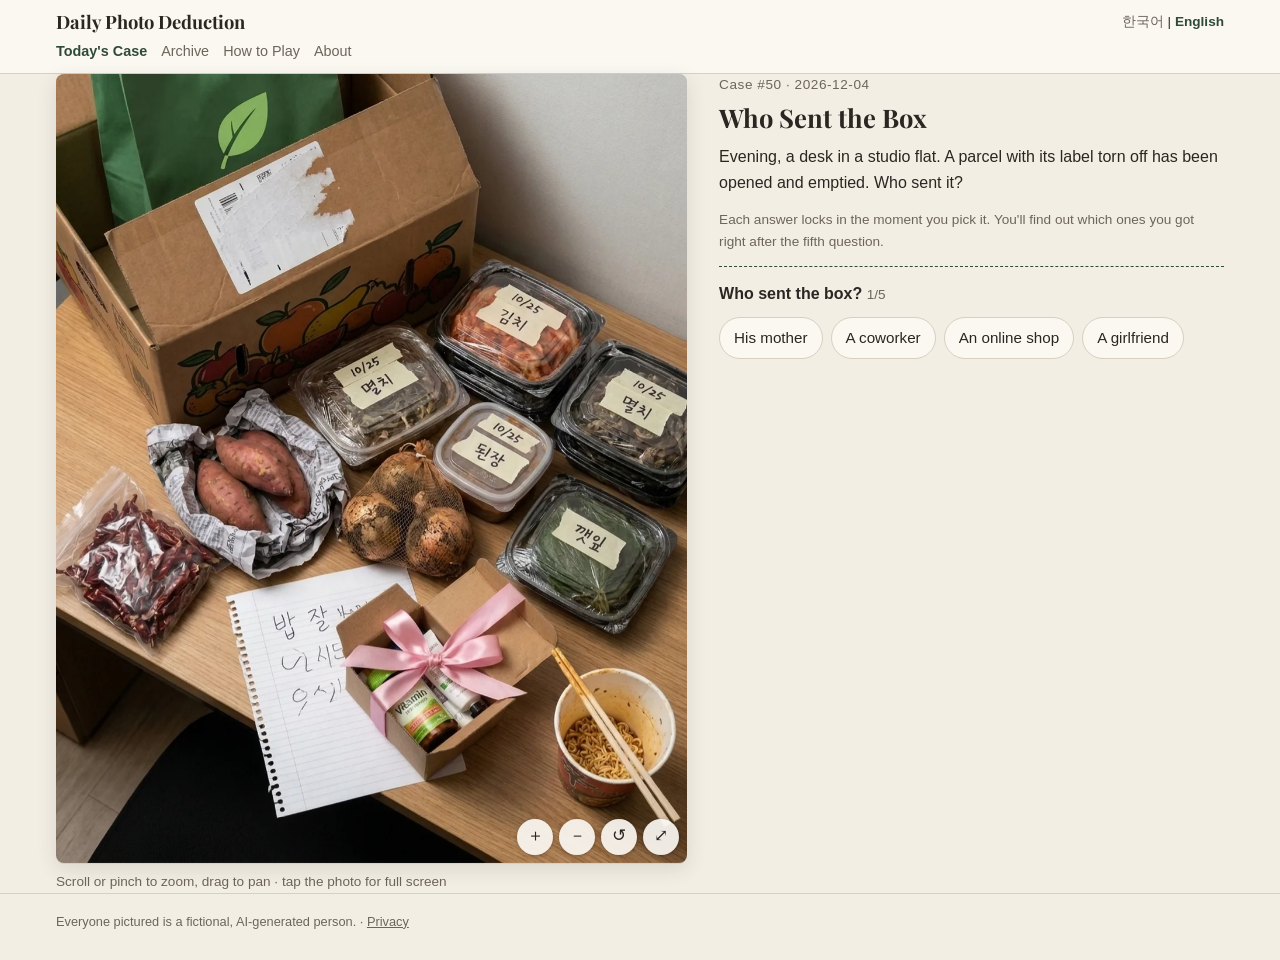
<file: index.html>
<!doctype html>
<html lang="en">
<head>
<meta charset="utf-8">
<meta name="viewport" content="width=device-width, initial-scale=1">
<title>Daily Photo Deduction · 오늘의 사진 추리</title>
<meta name="description" content="One photo a day. Work out who the person is from the clues in the photo. · 하루에 사진 한 장, 사진 속 인물을 추리하는 게임.">
<link rel="alternate" hreflang="ko" href="https://choi-kwan-u.github.io/Mystery-Game/ko/">
<link rel="alternate" hreflang="en" href="https://choi-kwan-u.github.io/Mystery-Game/en/">
<link rel="alternate" hreflang="x-default" href="https://choi-kwan-u.github.io/Mystery-Game/en/">
<script src="js/storage.js?v=202610232028"></script>
<script>
  // 직접 고른 언어 > 브라우저 언어
  var lang = Store.get().lang || ((navigator.language || '').toLowerCase().indexOf('ko') === 0 ? 'ko' : 'en');
  location.replace(lang + '/' + location.search);
</script>
</head>
<body style="font-family:sans-serif;background:#f3eee4;color:#2a2622;padding:16px">
<p><a href="ko/">오늘의 사진 추리 (한국어)</a> · <a href="en/">Daily Photo Deduction (English)</a></p>
</body>
</html>
</file>
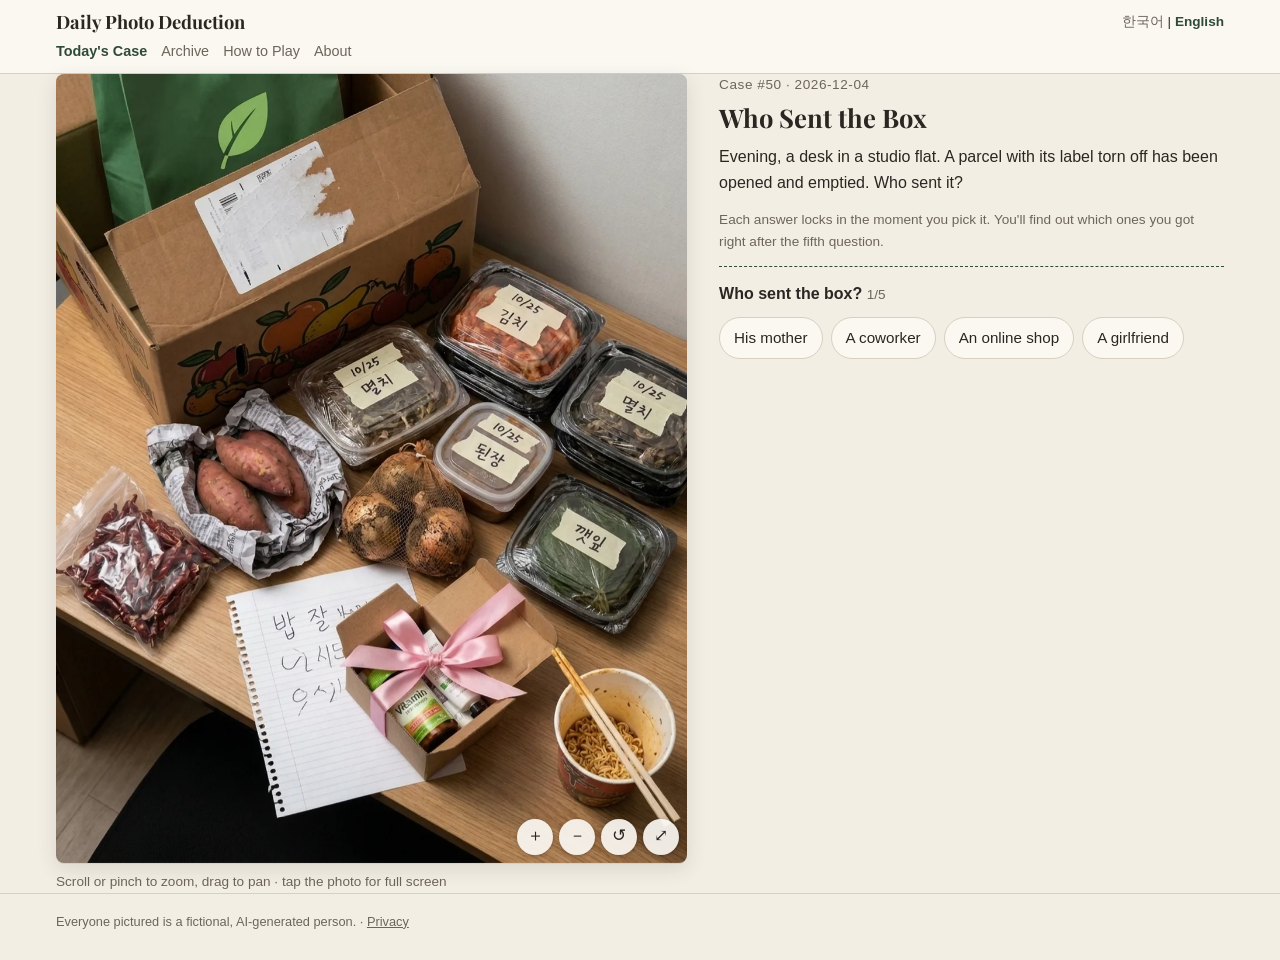
<file: en/index.html>
<!doctype html>
<html lang="en">
<head>
<meta charset="utf-8">
<meta name="viewport" content="width=device-width, initial-scale=1">
<title>Daily Photo Deduction — A Daily Mystery in One Photo</title>
<meta name="description" content="One photo a day. Read the clues and work out who the person is and what they've been up to. A new case every day.">
<link rel="canonical" href="https://choi-kwan-u.github.io/Mystery-Game/en/">
<link rel="alternate" hreflang="ko" href="https://choi-kwan-u.github.io/Mystery-Game/ko/">
<link rel="alternate" hreflang="en" href="https://choi-kwan-u.github.io/Mystery-Game/en/">
<link rel="alternate" hreflang="x-default" href="https://choi-kwan-u.github.io/Mystery-Game/en/">
<meta property="og:type" content="website">
<meta property="og:site_name" content="Daily Photo Deduction">
<meta property="og:title" content="Daily Photo Deduction — A Daily Mystery in One Photo">
<meta property="og:description" content="One photo a day. Read the clues and work out who the person is and what they've been up to. A new case every day.">
<meta property="og:url" content="https://choi-kwan-u.github.io/Mystery-Game/en/">
<meta property="og:locale" content="en_US">
<meta property="og:locale:alternate" content="ko_KR">
<meta name="twitter:card" content="summary">
<link rel="icon" href="data:image/svg+xml,%3Csvg xmlns='http://www.w3.org/2000/svg' viewBox='0 0 100 100'%3E%3Ctext y='.9em' font-size='90'%3E🔎%3C/text%3E%3C/svg%3E">
<link rel="preconnect" href="https://fonts.googleapis.com">
<link rel="preconnect" href="https://fonts.gstatic.com" crossorigin>
<link rel="stylesheet" href="https://fonts.googleapis.com/css2?family=Playfair+Display:wght@700&display=swap">
<link rel="stylesheet" href="../css/style.css?v=202610232028">
</head>
<body data-page="game">
<header class="site-head">
  <div class="wrap">
    <a class="brand" href="index.html" data-i18n="site.name"></a>
    <span class="lang"><a data-lang="ko" href="../ko/">한국어</a> | <a data-lang="en" href="../en/">English</a></span>
    <nav class="nav">
      <a href="index.html" data-i18n="nav.today" aria-current="page"></a>
      <a href="archive.html" data-i18n="nav.archive"></a>
      <a href="how.html" data-i18n="nav.how"></a>
      <a href="about.html" data-i18n="nav.about"></a>
    </nav>
  </div>
</header>
<main class="wrap">
  <div class="notice" id="notice" role="status" data-i18n="game.loading"></div>
  <div class="layout" id="play" hidden>
    <section class="photo-col">
      <div class="viewer" id="viewer">
        <div class="stage" id="stage"><img id="photo" width="1080" height="1350" alt="" draggable="false"><div class="marks" id="marks"></div></div>
        <div class="zoom-ctl">
          <button type="button" data-zoom="in" data-i18n-aria="viewer.zoomIn">＋</button>
          <button type="button" data-zoom="out" data-i18n-aria="viewer.zoomOut">－</button>
          <button type="button" data-zoom="reset" data-i18n-aria="viewer.reset">↺</button>
          <button type="button" data-zoom="full" data-i18n-aria="viewer.full">⤢</button>
        </div>
      </div>
      <p class="hint small" id="hint" data-i18n="viewer.hint"></p>
      <div class="bubble" id="bubble" role="status" hidden></div>
    </section>
    <section class="q-col">
      <p class="case-no" id="caseNo"></p>
      <h1 id="caseTitle"></h1>
      <p class="intro" id="caseIntro"></p>
      <blockquote class="statement" id="caseStatement" hidden></blockquote>
      <p class="small" id="lockNote" data-i18n="q.lockNote"></p>
      <div id="questions"></div>
      <section id="result" hidden></section>
    </section>
  </div>
</main>
<footer class="site-foot">
  <div class="wrap"><span data-i18n="footer.text"></span> · <a href="privacy.html" data-i18n="nav.privacy"></a></div>
</footer>
<script src="../js/storage.js?v=202610232028"></script>
<script src="../js/i18n.js?v=202610232028"></script>
<script src="../js/app.js?v=202610232028"></script>
</body>
</html>
</file>
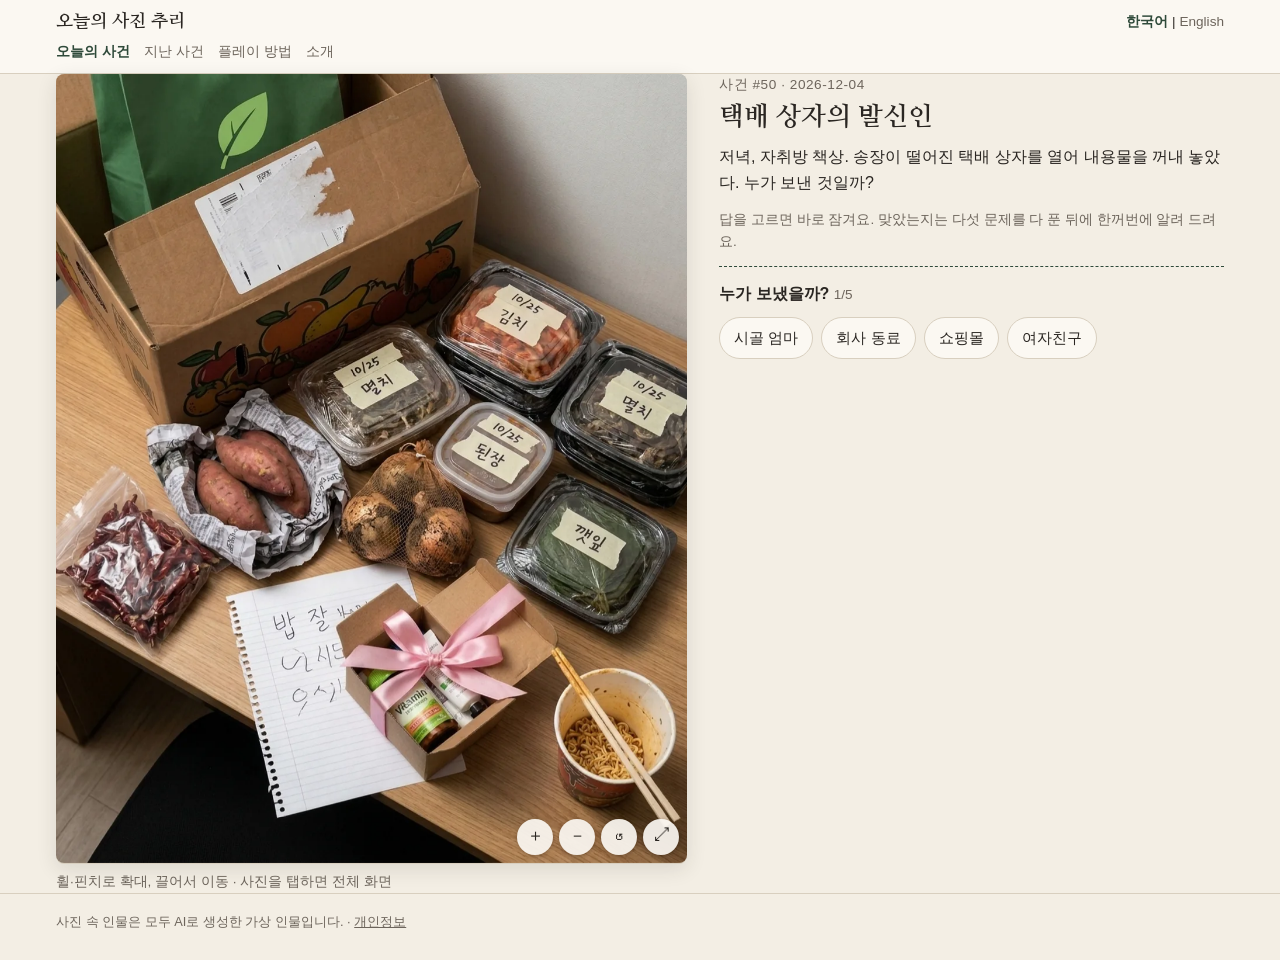
<file: ko/index.html>
<!doctype html>
<html lang="ko">
<head>
<meta charset="utf-8">
<meta name="viewport" content="width=device-width, initial-scale=1">
<title>오늘의 사진 추리 — 사진 한 장으로 푸는 매일의 추리 게임</title>
<meta name="description" content="하루에 사진 한 장. 사진 속 단서로 그 사람이 누구인지, 무엇을 하다 왔는지 추리해 보세요. 매일 새 사건이 공개됩니다.">
<link rel="canonical" href="https://choi-kwan-u.github.io/Mystery-Game/ko/">
<link rel="alternate" hreflang="ko" href="https://choi-kwan-u.github.io/Mystery-Game/ko/">
<link rel="alternate" hreflang="en" href="https://choi-kwan-u.github.io/Mystery-Game/en/">
<link rel="alternate" hreflang="x-default" href="https://choi-kwan-u.github.io/Mystery-Game/en/">
<meta property="og:type" content="website">
<meta property="og:site_name" content="오늘의 사진 추리">
<meta property="og:title" content="오늘의 사진 추리 — 사진 한 장으로 푸는 매일의 추리 게임">
<meta property="og:description" content="하루에 사진 한 장. 사진 속 단서로 그 사람이 누구인지, 무엇을 하다 왔는지 추리해 보세요. 매일 새 사건이 공개됩니다.">
<meta property="og:url" content="https://choi-kwan-u.github.io/Mystery-Game/ko/">
<meta property="og:locale" content="ko_KR">
<meta property="og:locale:alternate" content="en_US">
<meta name="twitter:card" content="summary">
<link rel="icon" href="data:image/svg+xml,%3Csvg xmlns='http://www.w3.org/2000/svg' viewBox='0 0 100 100'%3E%3Ctext y='.9em' font-size='90'%3E🔎%3C/text%3E%3C/svg%3E">
<link rel="preconnect" href="https://fonts.googleapis.com">
<link rel="preconnect" href="https://fonts.gstatic.com" crossorigin>
<link rel="stylesheet" href="https://fonts.googleapis.com/css2?family=Nanum+Myeongjo:wght@700&display=swap">
<link rel="stylesheet" href="../css/style.css?v=202610232028">
</head>
<body data-page="game">
<header class="site-head">
  <div class="wrap">
    <a class="brand" href="index.html" data-i18n="site.name"></a>
    <span class="lang"><a data-lang="ko" href="../ko/">한국어</a> | <a data-lang="en" href="../en/">English</a></span>
    <nav class="nav">
      <a href="index.html" data-i18n="nav.today" aria-current="page"></a>
      <a href="archive.html" data-i18n="nav.archive"></a>
      <a href="how.html" data-i18n="nav.how"></a>
      <a href="about.html" data-i18n="nav.about"></a>
    </nav>
  </div>
</header>
<main class="wrap">
  <div class="notice" id="notice" role="status" data-i18n="game.loading"></div>
  <div class="layout" id="play" hidden>
    <section class="photo-col">
      <div class="viewer" id="viewer">
        <div class="stage" id="stage"><img id="photo" width="1080" height="1350" alt="" draggable="false"><div class="marks" id="marks"></div></div>
        <div class="zoom-ctl">
          <button type="button" data-zoom="in" data-i18n-aria="viewer.zoomIn">＋</button>
          <button type="button" data-zoom="out" data-i18n-aria="viewer.zoomOut">－</button>
          <button type="button" data-zoom="reset" data-i18n-aria="viewer.reset">↺</button>
          <button type="button" data-zoom="full" data-i18n-aria="viewer.full">⤢</button>
        </div>
      </div>
      <p class="hint small" id="hint" data-i18n="viewer.hint"></p>
      <div class="bubble" id="bubble" role="status" hidden></div>
    </section>
    <section class="q-col">
      <p class="case-no" id="caseNo"></p>
      <h1 id="caseTitle"></h1>
      <p class="intro" id="caseIntro"></p>
      <blockquote class="statement" id="caseStatement" hidden></blockquote>
      <p class="small" id="lockNote" data-i18n="q.lockNote"></p>
      <div id="questions"></div>
      <section id="result" hidden></section>
    </section>
  </div>
</main>
<footer class="site-foot">
  <div class="wrap"><span data-i18n="footer.text"></span> · <a href="privacy.html" data-i18n="nav.privacy"></a></div>
</footer>
<script src="../js/storage.js?v=202610232028"></script>
<script src="../js/i18n.js?v=202610232028"></script>
<script src="../js/app.js?v=202610232028"></script>
</body>
</html>
</file>
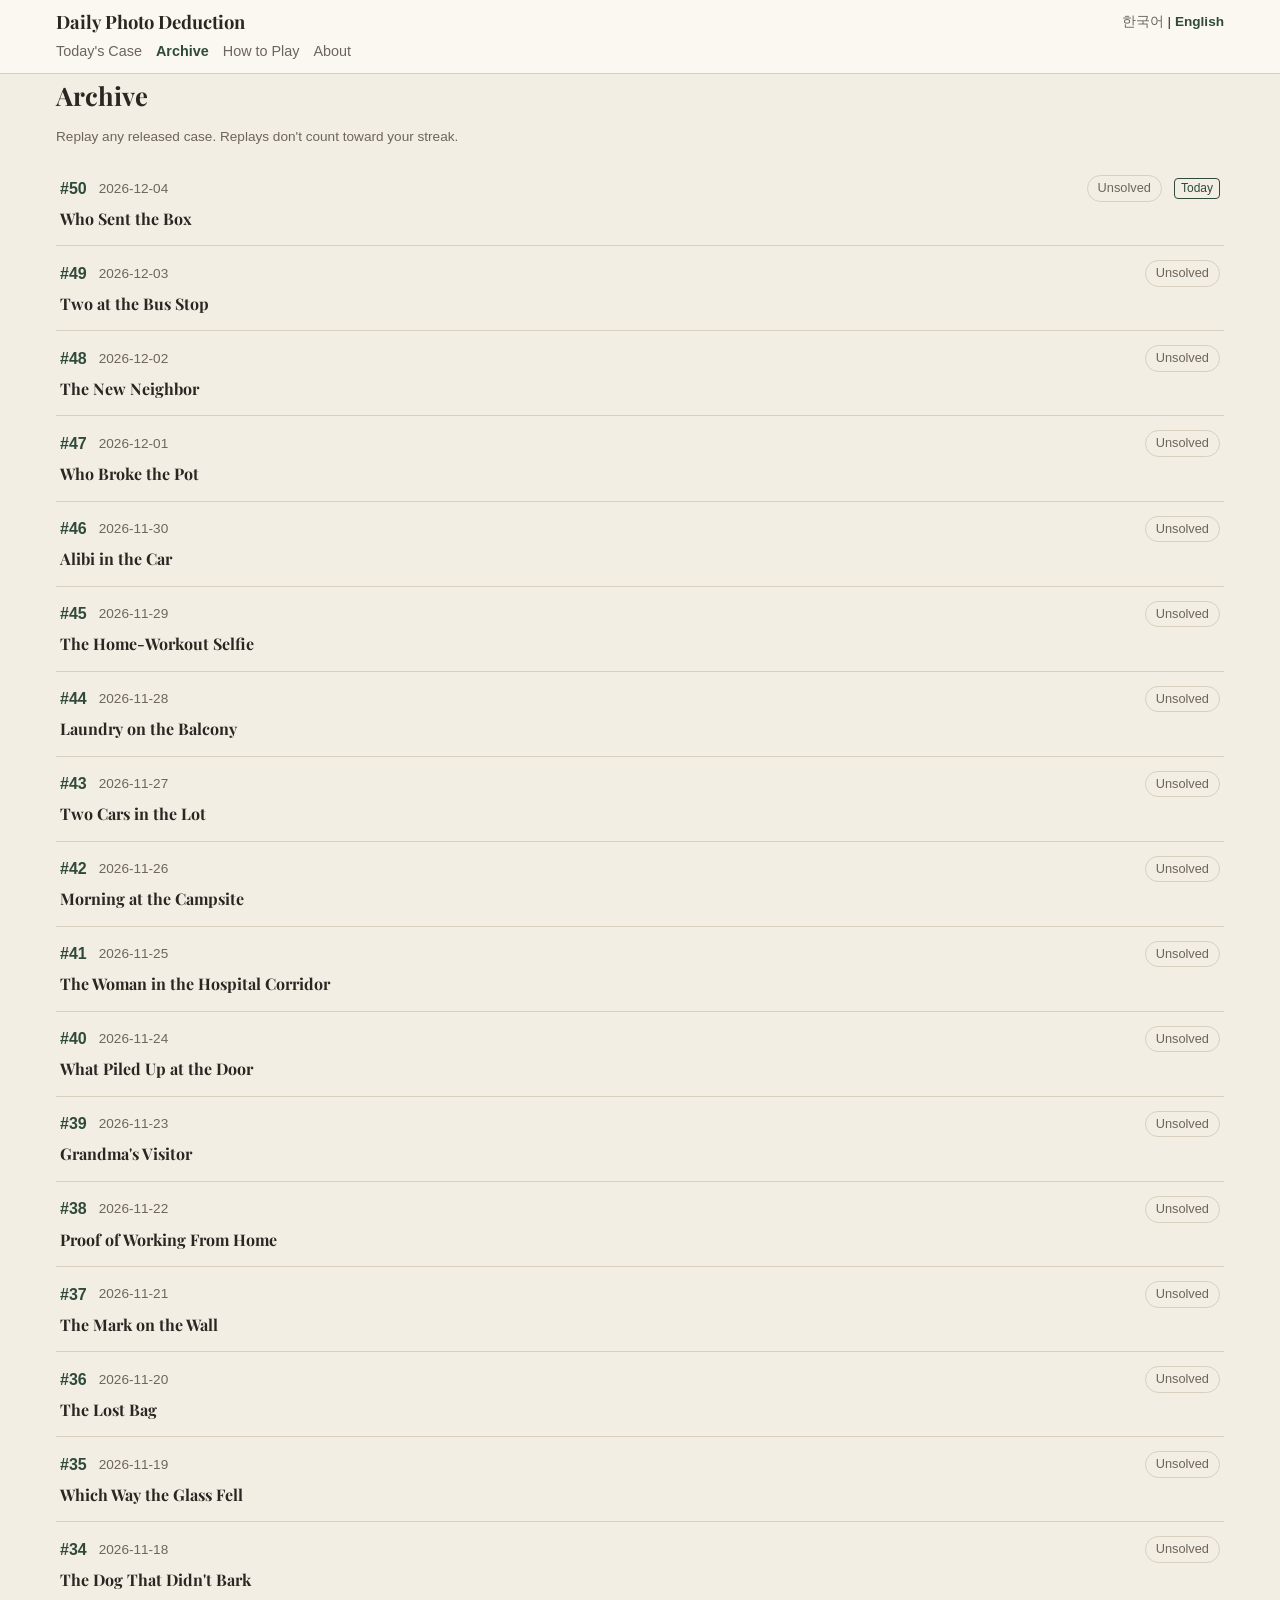
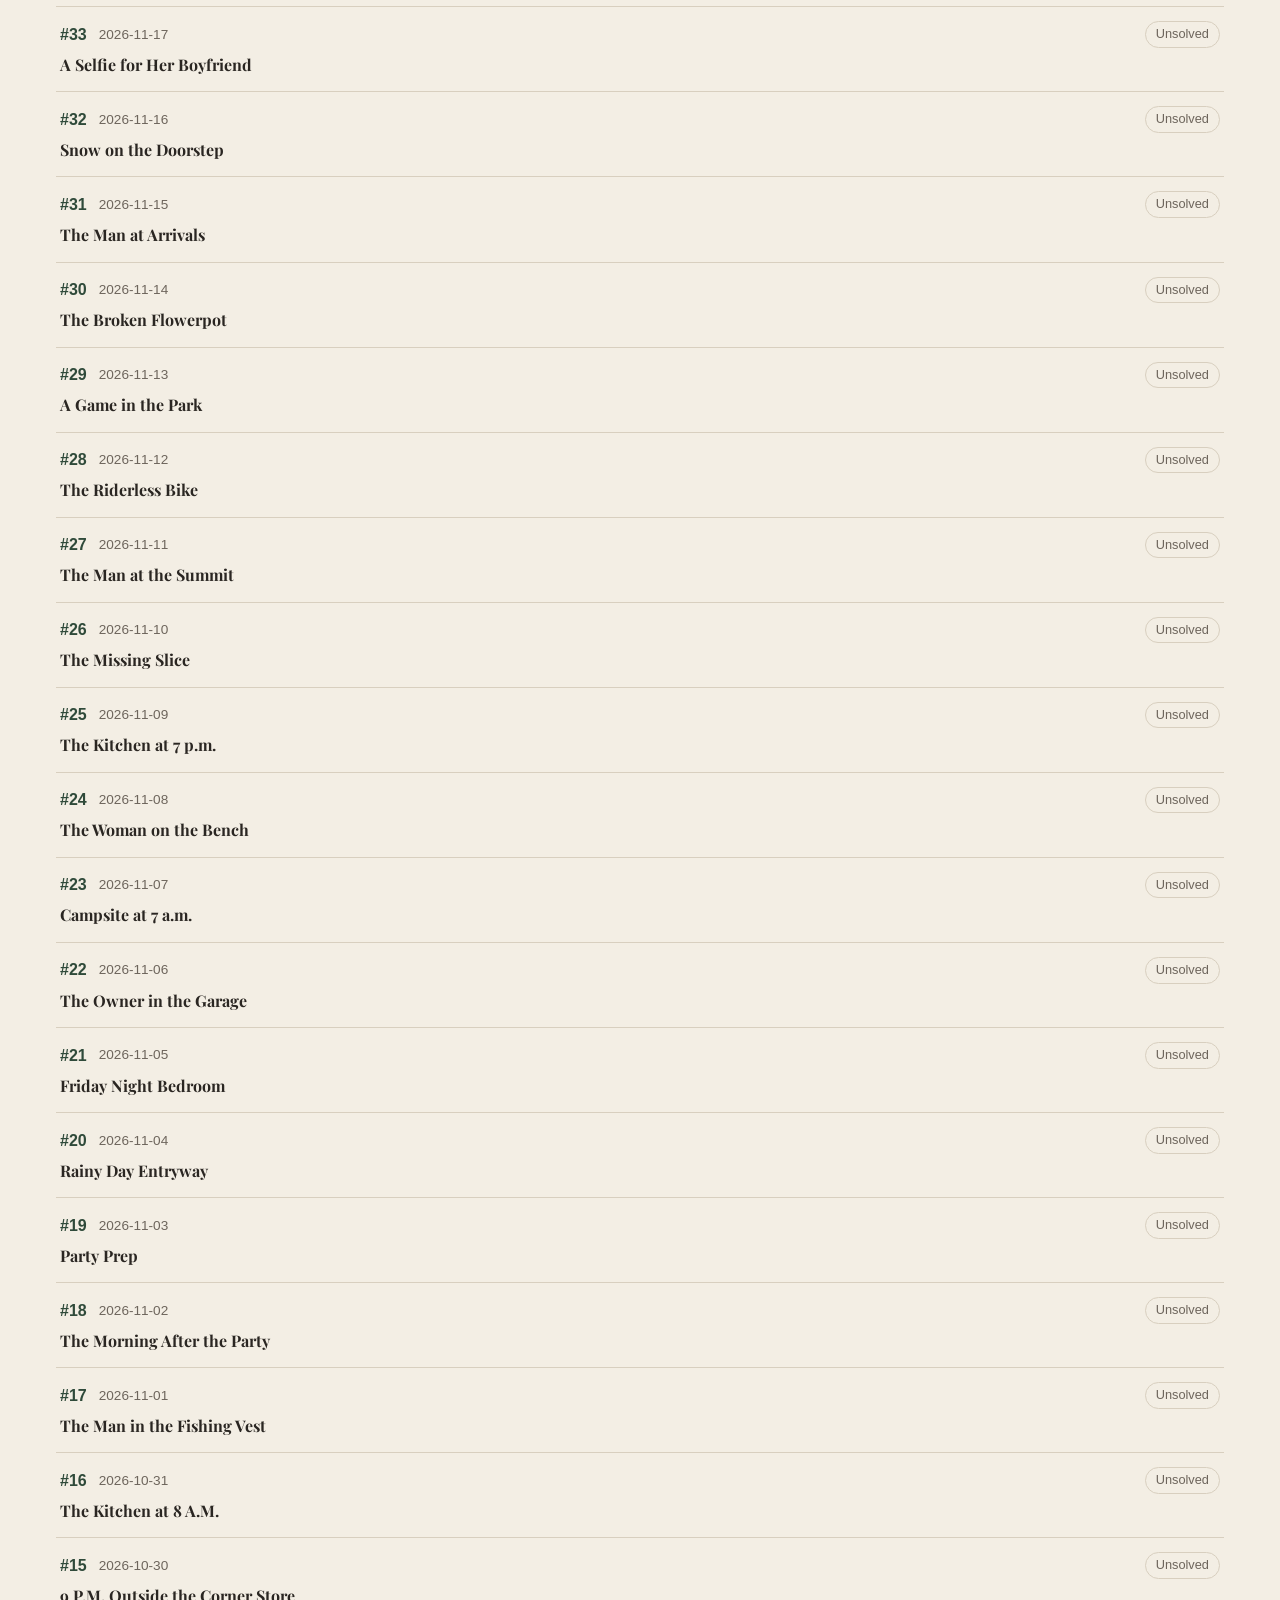
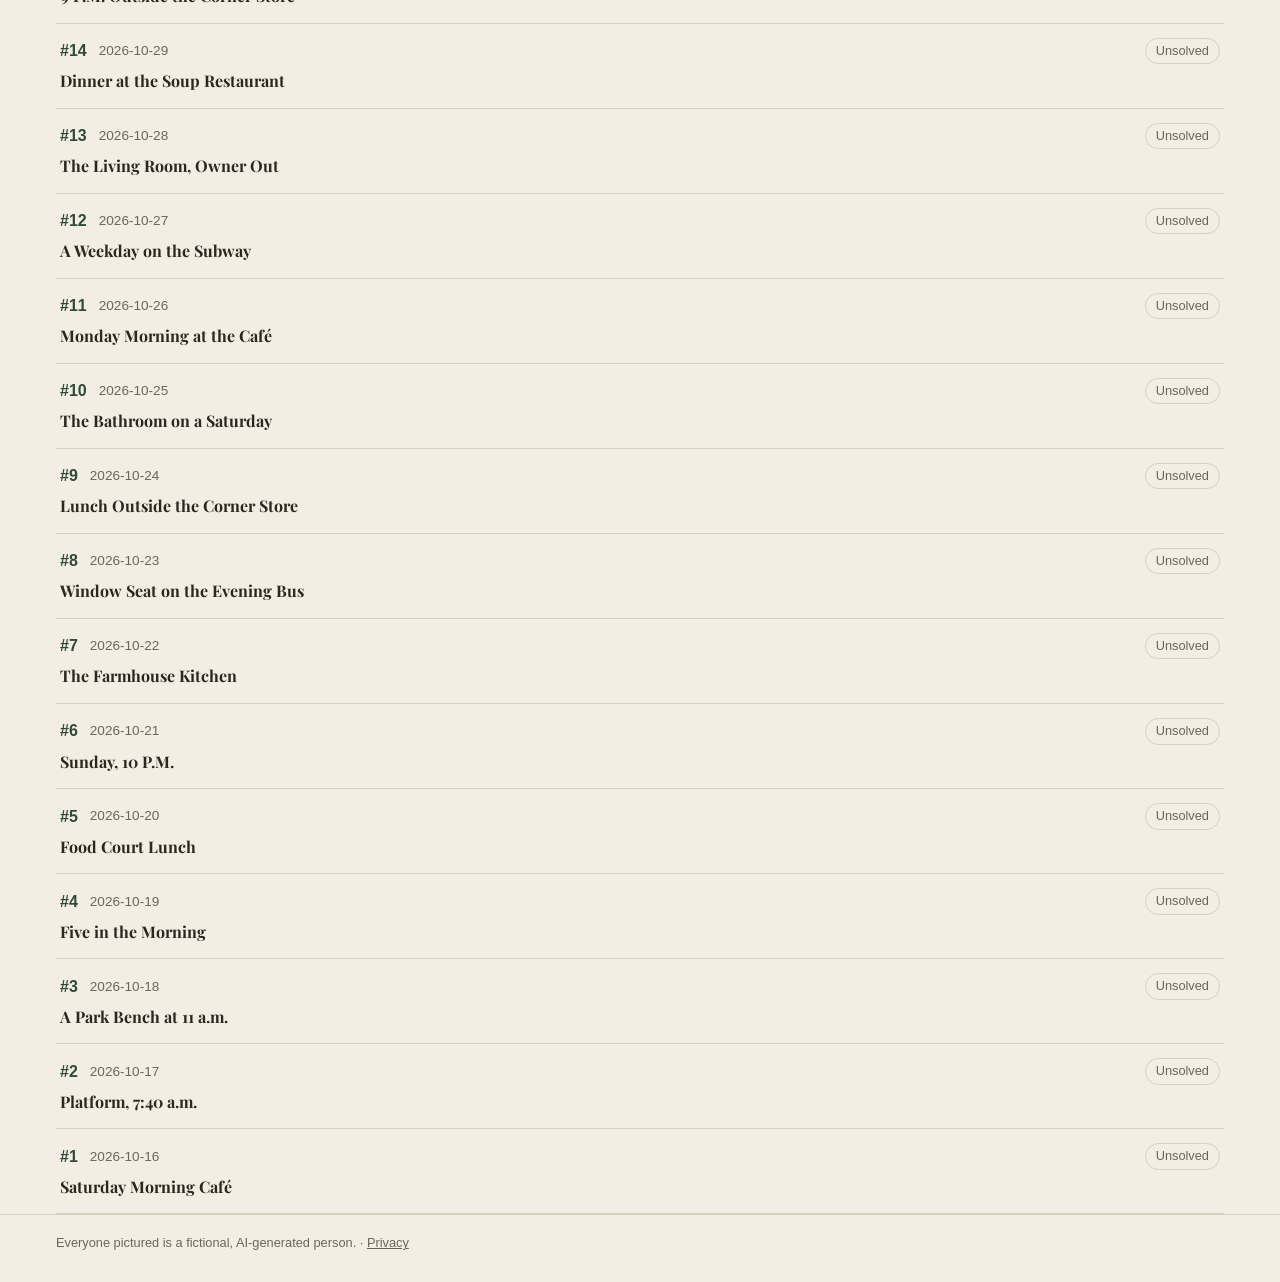
<file: en/archive.html>
<!doctype html>
<html lang="en">
<head>
<meta charset="utf-8">
<meta name="viewport" content="width=device-width, initial-scale=1">
<title>Archive — Daily Photo Deduction</title>
<meta name="description" content="Replay every Daily Photo Deduction case released so far.">
<link rel="canonical" href="https://choi-kwan-u.github.io/Mystery-Game/en/archive.html">
<link rel="alternate" hreflang="ko" href="https://choi-kwan-u.github.io/Mystery-Game/ko/archive.html">
<link rel="alternate" hreflang="en" href="https://choi-kwan-u.github.io/Mystery-Game/en/archive.html">
<link rel="alternate" hreflang="x-default" href="https://choi-kwan-u.github.io/Mystery-Game/en/archive.html">
<meta property="og:type" content="website">
<meta property="og:site_name" content="Daily Photo Deduction">
<meta property="og:title" content="Archive — Daily Photo Deduction">
<meta property="og:description" content="Replay every Daily Photo Deduction case released so far.">
<meta property="og:url" content="https://choi-kwan-u.github.io/Mystery-Game/en/archive.html">
<meta property="og:locale" content="en_US">
<meta property="og:locale:alternate" content="ko_KR">
<meta name="twitter:card" content="summary">
<link rel="icon" href="data:image/svg+xml,%3Csvg xmlns='http://www.w3.org/2000/svg' viewBox='0 0 100 100'%3E%3Ctext y='.9em' font-size='90'%3E🔎%3C/text%3E%3C/svg%3E">
<link rel="preconnect" href="https://fonts.googleapis.com">
<link rel="preconnect" href="https://fonts.gstatic.com" crossorigin>
<link rel="stylesheet" href="https://fonts.googleapis.com/css2?family=Playfair+Display:wght@700&display=swap">
<link rel="stylesheet" href="../css/style.css?v=202610232028">
</head>
<body data-page="archive">
<header class="site-head">
  <div class="wrap">
    <a class="brand" href="index.html" data-i18n="site.name"></a>
    <span class="lang"><a data-lang="ko" href="../ko/">한국어</a> | <a data-lang="en" href="../en/">English</a></span>
    <nav class="nav">
      <a href="index.html" data-i18n="nav.today"></a>
      <a href="archive.html" data-i18n="nav.archive" aria-current="page"></a>
      <a href="how.html" data-i18n="nav.how"></a>
      <a href="about.html" data-i18n="nav.about"></a>
    </nav>
  </div>
</header>
<main class="wrap">
  <h1 data-i18n="archive.title"></h1>
  <p class="small" data-i18n="archive.intro"></p>
  <div id="archiveList" data-i18n="game.loading"></div>
</main>
<footer class="site-foot">
  <div class="wrap"><span data-i18n="footer.text"></span> · <a href="privacy.html" data-i18n="nav.privacy"></a></div>
</footer>
<script src="../js/storage.js?v=202610232028"></script>
<script src="../js/i18n.js?v=202610232028"></script>
<script src="../js/app.js?v=202610232028"></script>
</body>
</html>
</file>
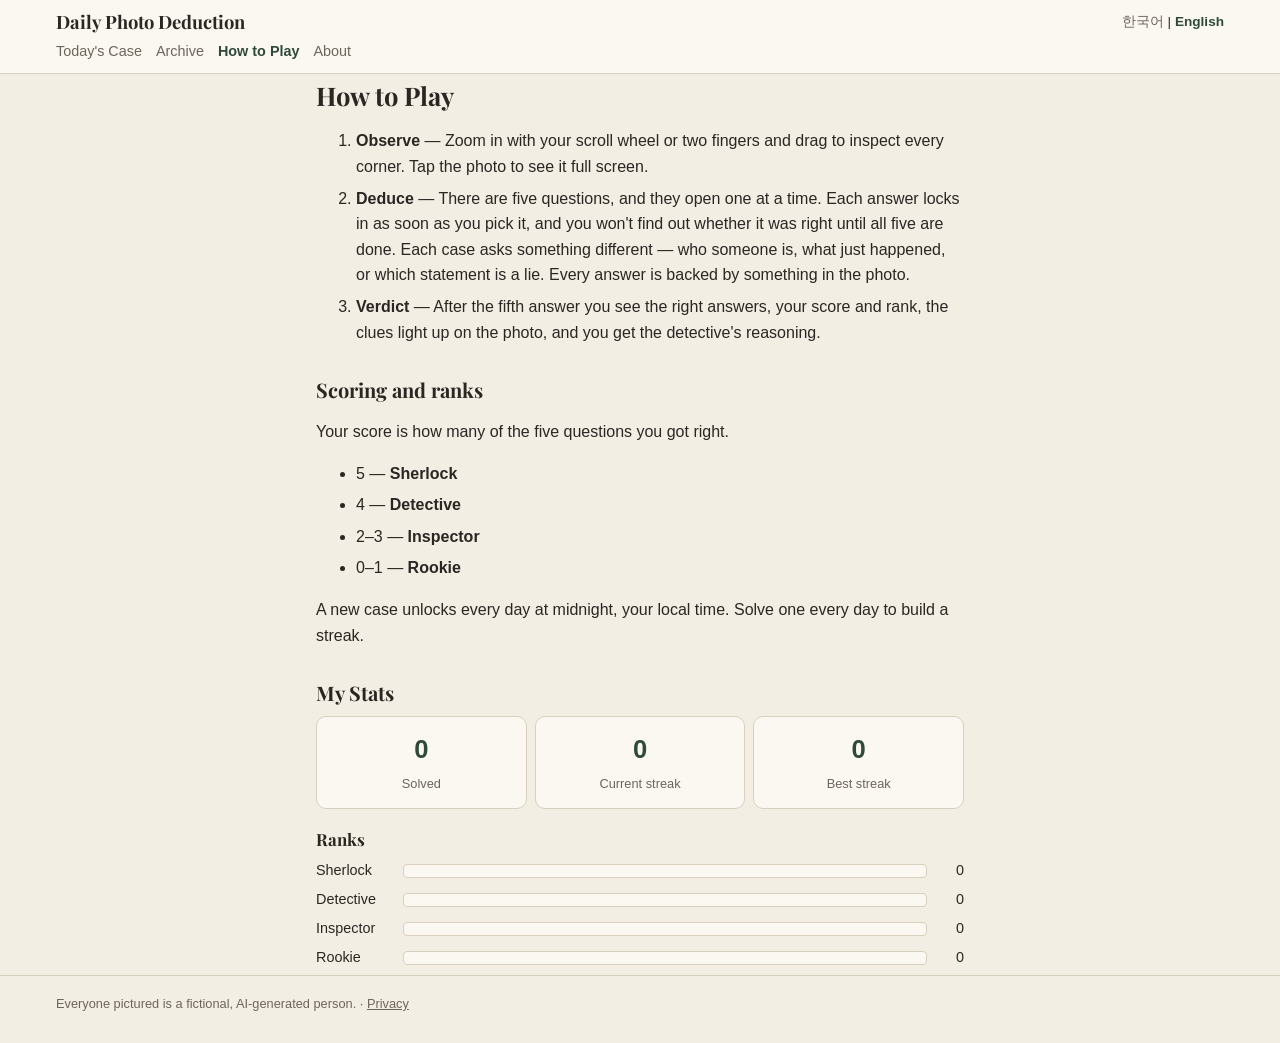
<file: en/how.html>
<!doctype html>
<html lang="en">
<head>
<meta charset="utf-8">
<meta name="viewport" content="width=device-width, initial-scale=1">
<title>How to Play — Daily Photo Deduction</title>
<meta name="description" content="Observe, deduce, submit. How scoring and ranks work, plus your stats.">
<link rel="canonical" href="https://choi-kwan-u.github.io/Mystery-Game/en/how.html">
<link rel="alternate" hreflang="ko" href="https://choi-kwan-u.github.io/Mystery-Game/ko/how.html">
<link rel="alternate" hreflang="en" href="https://choi-kwan-u.github.io/Mystery-Game/en/how.html">
<link rel="alternate" hreflang="x-default" href="https://choi-kwan-u.github.io/Mystery-Game/en/how.html">
<meta property="og:type" content="website">
<meta property="og:site_name" content="Daily Photo Deduction">
<meta property="og:title" content="How to Play — Daily Photo Deduction">
<meta property="og:description" content="Observe, deduce, submit. How scoring and ranks work, plus your stats.">
<meta property="og:url" content="https://choi-kwan-u.github.io/Mystery-Game/en/how.html">
<meta property="og:locale" content="en_US">
<meta property="og:locale:alternate" content="ko_KR">
<meta name="twitter:card" content="summary">
<link rel="icon" href="data:image/svg+xml,%3Csvg xmlns='http://www.w3.org/2000/svg' viewBox='0 0 100 100'%3E%3Ctext y='.9em' font-size='90'%3E🔎%3C/text%3E%3C/svg%3E">
<link rel="preconnect" href="https://fonts.googleapis.com">
<link rel="preconnect" href="https://fonts.gstatic.com" crossorigin>
<link rel="stylesheet" href="https://fonts.googleapis.com/css2?family=Playfair+Display:wght@700&display=swap">
<link rel="stylesheet" href="../css/style.css?v=202610232028">
</head>
<body data-page="how">
<header class="site-head">
  <div class="wrap">
    <a class="brand" href="index.html" data-i18n="site.name"></a>
    <span class="lang"><a data-lang="ko" href="../ko/">한국어</a> | <a data-lang="en" href="../en/">English</a></span>
    <nav class="nav">
      <a href="index.html" data-i18n="nav.today"></a>
      <a href="archive.html" data-i18n="nav.archive"></a>
      <a href="how.html" data-i18n="nav.how" aria-current="page"></a>
      <a href="about.html" data-i18n="nav.about"></a>
    </nav>
  </div>
</header>
<main class="wrap prose">
  <h1 data-i18n="how.title"></h1>
  <div data-i18n-html="how.body"></div>
  <h2 data-i18n="stats.title"></h2>
  <div id="stats"></div>
</main>
<footer class="site-foot">
  <div class="wrap"><span data-i18n="footer.text"></span> · <a href="privacy.html" data-i18n="nav.privacy"></a></div>
</footer>
<script src="../js/storage.js?v=202610232028"></script>
<script src="../js/i18n.js?v=202610232028"></script>
<script src="../js/app.js?v=202610232028"></script>
</body>
</html>
</file>
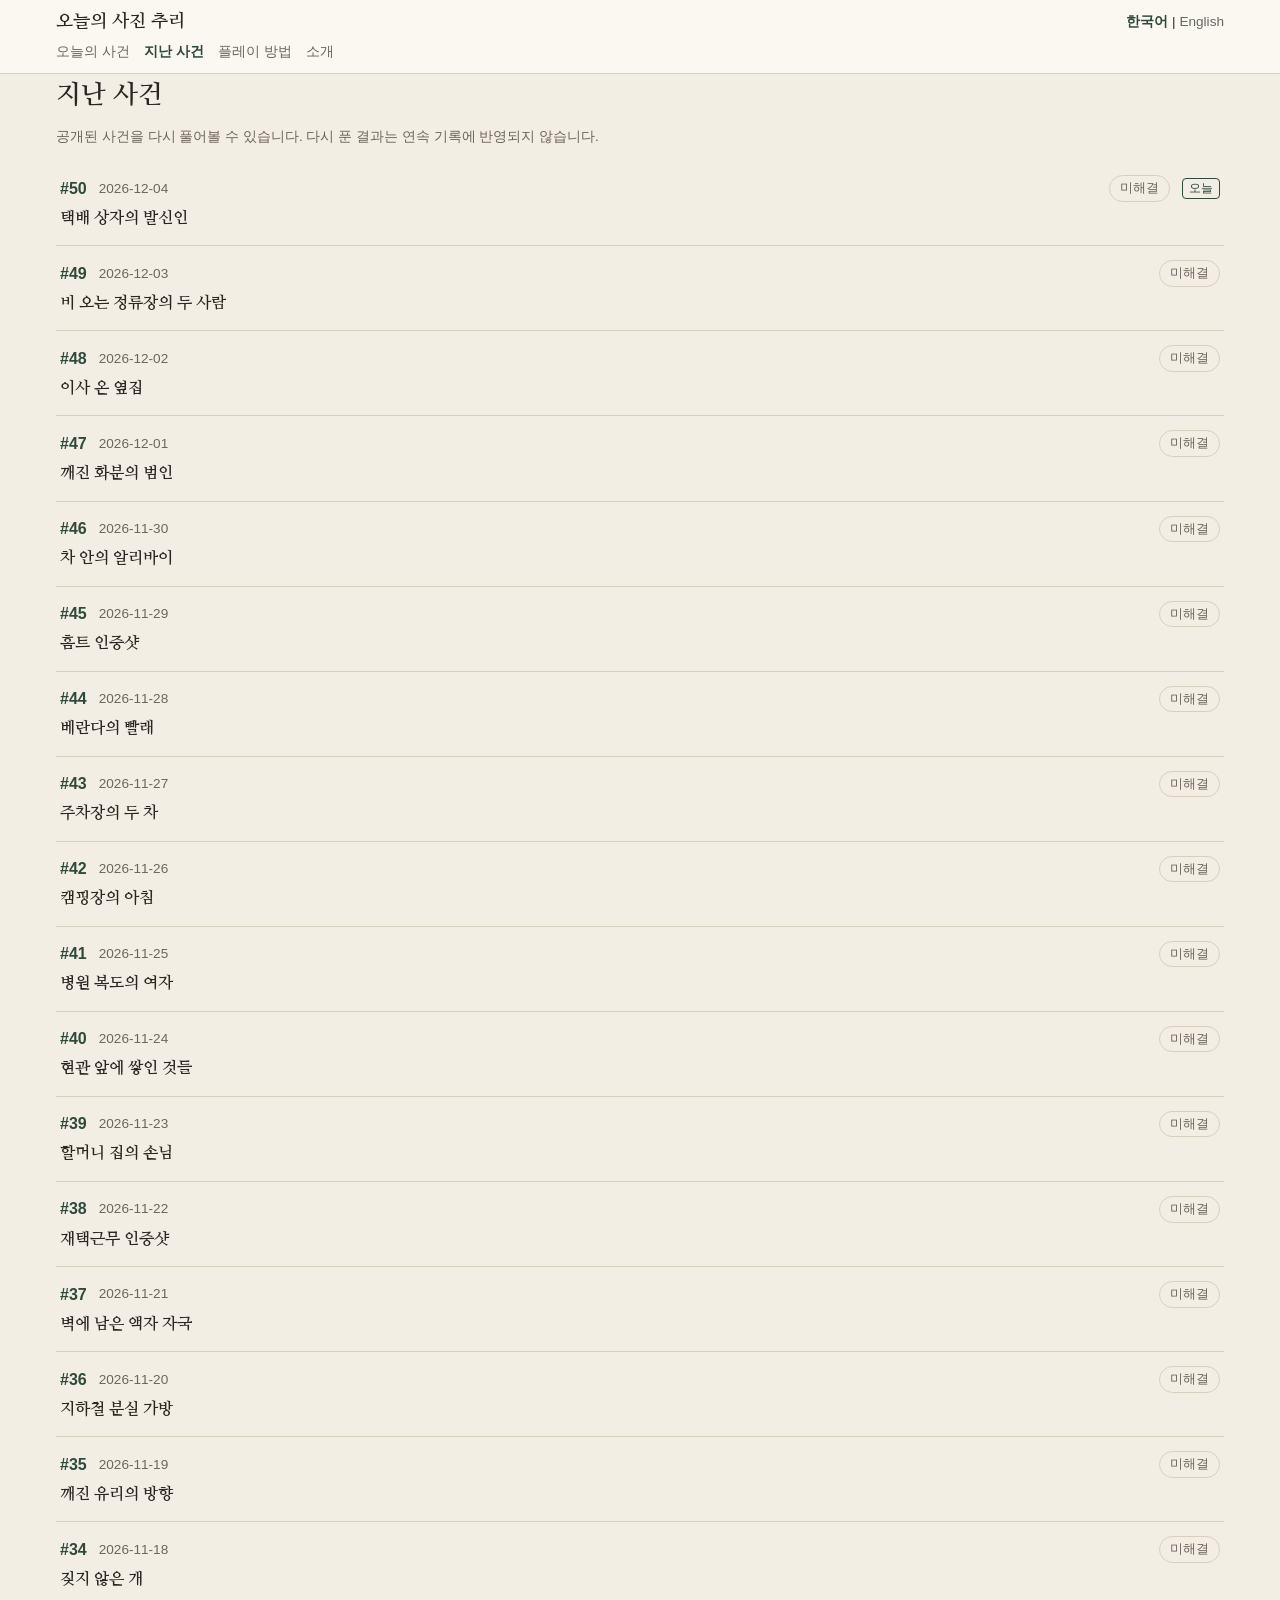
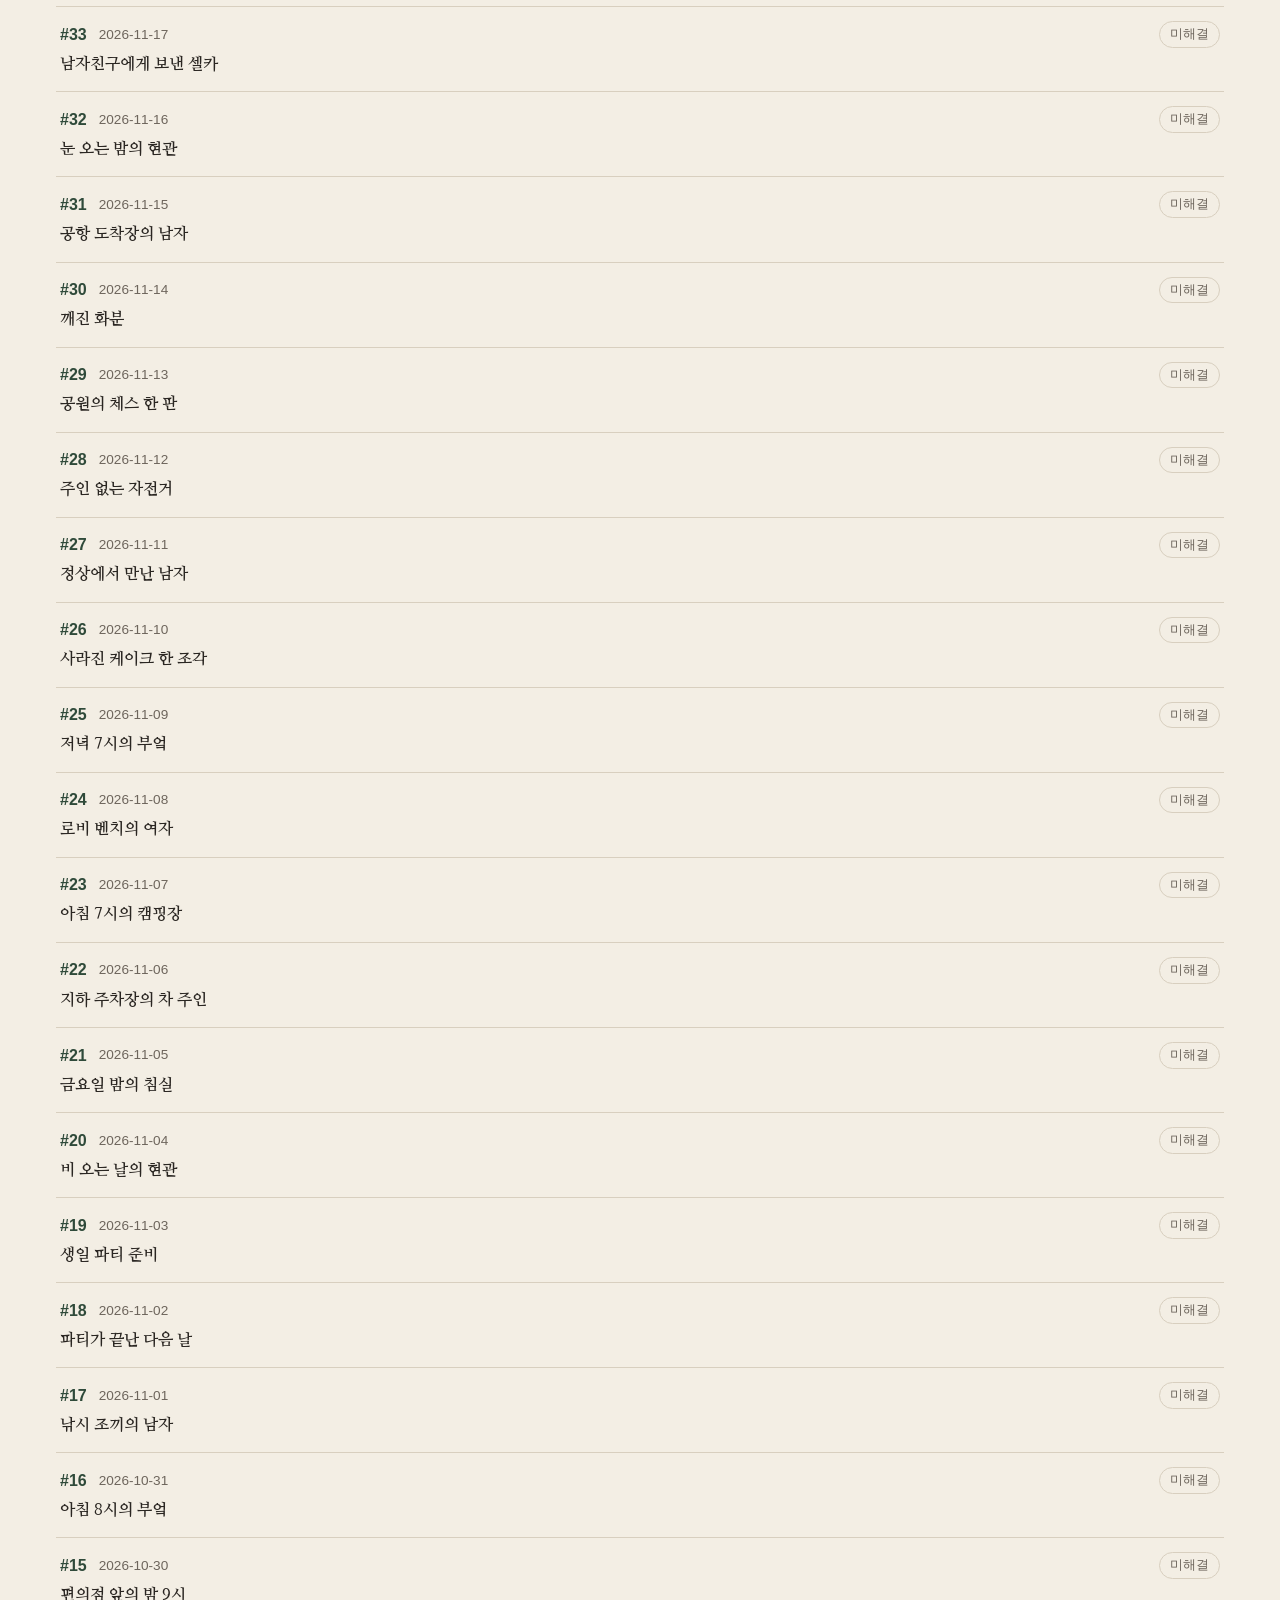
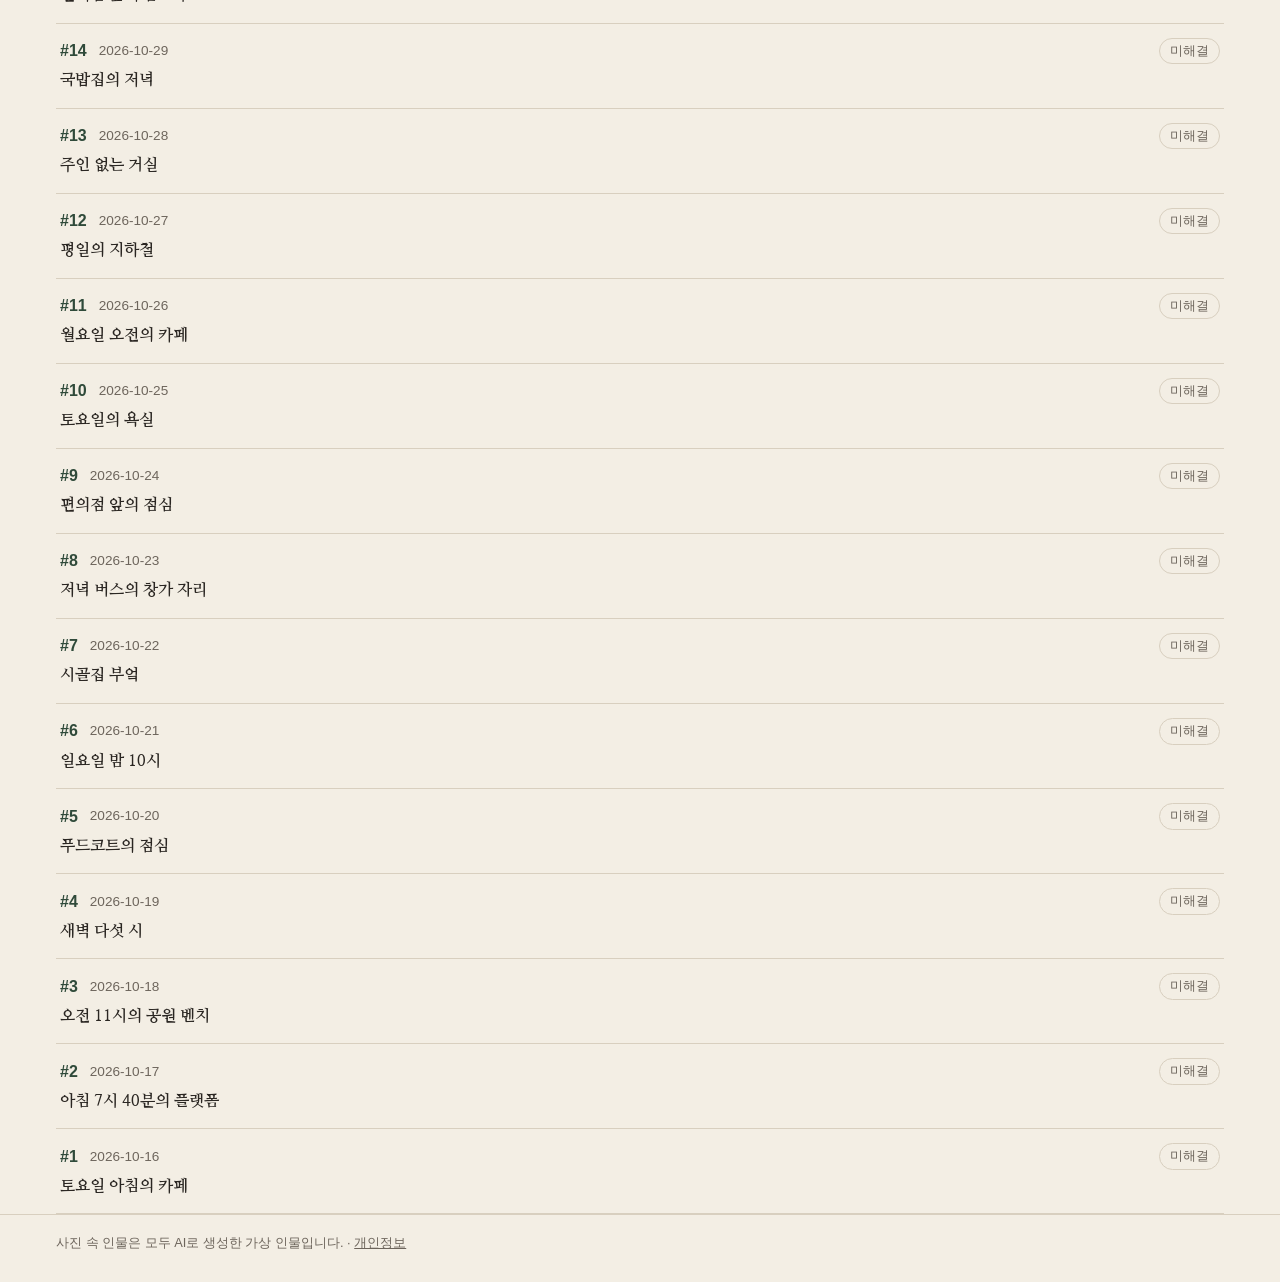
<file: ko/archive.html>
<!doctype html>
<html lang="ko">
<head>
<meta charset="utf-8">
<meta name="viewport" content="width=device-width, initial-scale=1">
<title>지난 사건 — 오늘의 사진 추리</title>
<meta name="description" content="지금까지 공개된 사진 추리 사건을 다시 풀어보세요.">
<link rel="canonical" href="https://choi-kwan-u.github.io/Mystery-Game/ko/archive.html">
<link rel="alternate" hreflang="ko" href="https://choi-kwan-u.github.io/Mystery-Game/ko/archive.html">
<link rel="alternate" hreflang="en" href="https://choi-kwan-u.github.io/Mystery-Game/en/archive.html">
<link rel="alternate" hreflang="x-default" href="https://choi-kwan-u.github.io/Mystery-Game/en/archive.html">
<meta property="og:type" content="website">
<meta property="og:site_name" content="오늘의 사진 추리">
<meta property="og:title" content="지난 사건 — 오늘의 사진 추리">
<meta property="og:description" content="지금까지 공개된 사진 추리 사건을 다시 풀어보세요.">
<meta property="og:url" content="https://choi-kwan-u.github.io/Mystery-Game/ko/archive.html">
<meta property="og:locale" content="ko_KR">
<meta property="og:locale:alternate" content="en_US">
<meta name="twitter:card" content="summary">
<link rel="icon" href="data:image/svg+xml,%3Csvg xmlns='http://www.w3.org/2000/svg' viewBox='0 0 100 100'%3E%3Ctext y='.9em' font-size='90'%3E🔎%3C/text%3E%3C/svg%3E">
<link rel="preconnect" href="https://fonts.googleapis.com">
<link rel="preconnect" href="https://fonts.gstatic.com" crossorigin>
<link rel="stylesheet" href="https://fonts.googleapis.com/css2?family=Nanum+Myeongjo:wght@700&display=swap">
<link rel="stylesheet" href="../css/style.css?v=202610232028">
</head>
<body data-page="archive">
<header class="site-head">
  <div class="wrap">
    <a class="brand" href="index.html" data-i18n="site.name"></a>
    <span class="lang"><a data-lang="ko" href="../ko/">한국어</a> | <a data-lang="en" href="../en/">English</a></span>
    <nav class="nav">
      <a href="index.html" data-i18n="nav.today"></a>
      <a href="archive.html" data-i18n="nav.archive" aria-current="page"></a>
      <a href="how.html" data-i18n="nav.how"></a>
      <a href="about.html" data-i18n="nav.about"></a>
    </nav>
  </div>
</header>
<main class="wrap">
  <h1 data-i18n="archive.title"></h1>
  <p class="small" data-i18n="archive.intro"></p>
  <div id="archiveList" data-i18n="game.loading"></div>
</main>
<footer class="site-foot">
  <div class="wrap"><span data-i18n="footer.text"></span> · <a href="privacy.html" data-i18n="nav.privacy"></a></div>
</footer>
<script src="../js/storage.js?v=202610232028"></script>
<script src="../js/i18n.js?v=202610232028"></script>
<script src="../js/app.js?v=202610232028"></script>
</body>
</html>
</file>
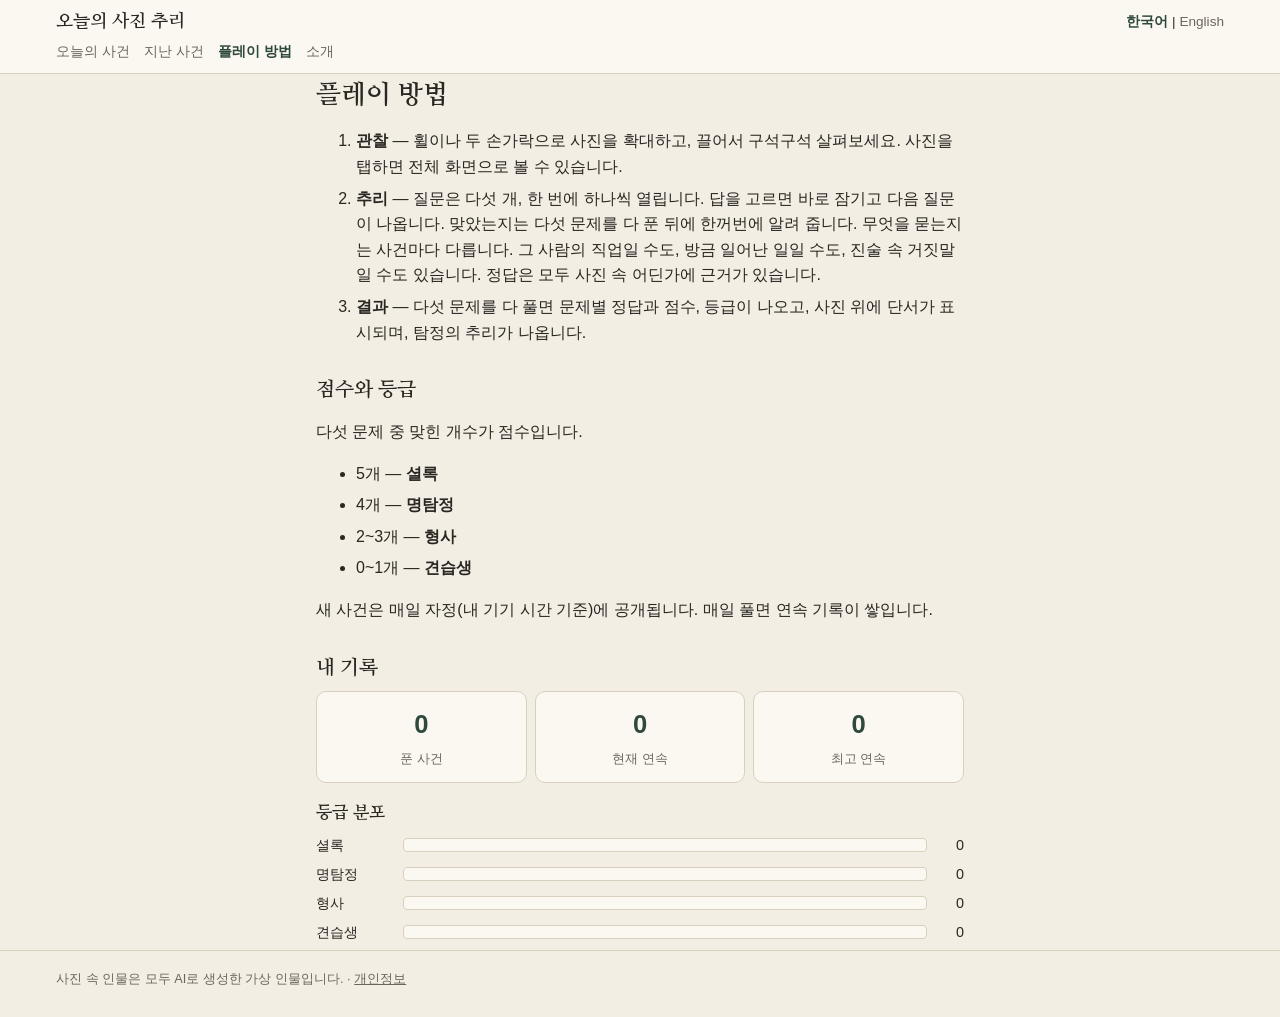
<file: ko/how.html>
<!doctype html>
<html lang="ko">
<head>
<meta charset="utf-8">
<meta name="viewport" content="width=device-width, initial-scale=1">
<title>플레이 방법 — 오늘의 사진 추리</title>
<meta name="description" content="관찰, 추리, 제출. 점수와 등급 계산 방법, 그리고 내 기록.">
<link rel="canonical" href="https://choi-kwan-u.github.io/Mystery-Game/ko/how.html">
<link rel="alternate" hreflang="ko" href="https://choi-kwan-u.github.io/Mystery-Game/ko/how.html">
<link rel="alternate" hreflang="en" href="https://choi-kwan-u.github.io/Mystery-Game/en/how.html">
<link rel="alternate" hreflang="x-default" href="https://choi-kwan-u.github.io/Mystery-Game/en/how.html">
<meta property="og:type" content="website">
<meta property="og:site_name" content="오늘의 사진 추리">
<meta property="og:title" content="플레이 방법 — 오늘의 사진 추리">
<meta property="og:description" content="관찰, 추리, 제출. 점수와 등급 계산 방법, 그리고 내 기록.">
<meta property="og:url" content="https://choi-kwan-u.github.io/Mystery-Game/ko/how.html">
<meta property="og:locale" content="ko_KR">
<meta property="og:locale:alternate" content="en_US">
<meta name="twitter:card" content="summary">
<link rel="icon" href="data:image/svg+xml,%3Csvg xmlns='http://www.w3.org/2000/svg' viewBox='0 0 100 100'%3E%3Ctext y='.9em' font-size='90'%3E🔎%3C/text%3E%3C/svg%3E">
<link rel="preconnect" href="https://fonts.googleapis.com">
<link rel="preconnect" href="https://fonts.gstatic.com" crossorigin>
<link rel="stylesheet" href="https://fonts.googleapis.com/css2?family=Nanum+Myeongjo:wght@700&display=swap">
<link rel="stylesheet" href="../css/style.css?v=202610232028">
</head>
<body data-page="how">
<header class="site-head">
  <div class="wrap">
    <a class="brand" href="index.html" data-i18n="site.name"></a>
    <span class="lang"><a data-lang="ko" href="../ko/">한국어</a> | <a data-lang="en" href="../en/">English</a></span>
    <nav class="nav">
      <a href="index.html" data-i18n="nav.today"></a>
      <a href="archive.html" data-i18n="nav.archive"></a>
      <a href="how.html" data-i18n="nav.how" aria-current="page"></a>
      <a href="about.html" data-i18n="nav.about"></a>
    </nav>
  </div>
</header>
<main class="wrap prose">
  <h1 data-i18n="how.title"></h1>
  <div data-i18n-html="how.body"></div>
  <h2 data-i18n="stats.title"></h2>
  <div id="stats"></div>
</main>
<footer class="site-foot">
  <div class="wrap"><span data-i18n="footer.text"></span> · <a href="privacy.html" data-i18n="nav.privacy"></a></div>
</footer>
<script src="../js/storage.js?v=202610232028"></script>
<script src="../js/i18n.js?v=202610232028"></script>
<script src="../js/app.js?v=202610232028"></script>
</body>
</html>
</file>
<file: css/style.css>
:root {
  --bg: #f3eee4;
  --paper: #fbf8f2;
  --ink: #2a2622;
  --muted: #6d655c;
  --line: #d8cfbf;
  --accent: #2f4a3a;
  --right: #3a7d44;
  --wrong: #b5483b;
  --title-font: "Playfair Display", Georgia, serif;
  --body-font: -apple-system, BlinkMacSystemFont, "Segoe UI", "Apple SD Gothic Neo", "Malgun Gothic", Roboto, sans-serif;
}
:lang(ko) { --title-font: "Nanum Myeongjo", "AppleMyungjo", serif; }

* { box-sizing: border-box; }
html { -webkit-text-size-adjust: 100%; }
body {
  margin: 0;
  background: var(--bg);
  color: var(--ink);
  font: 16px/1.6 var(--body-font);
  overflow-x: hidden;
}
body.no-scroll { overflow: hidden; }
h1, h2, h3, .brand { font-family: var(--title-font); font-weight: 700; line-height: 1.3; }
h1 { font-size: 1.6rem; margin: .2em 0 .4em; }
h2 { font-size: 1.25rem; margin: 1.6em 0 .5em; }
h3 { font-size: 1.05rem; margin: 1.2em 0 .5em; }
a { color: var(--accent); }
[hidden] { display: none !important; }

.wrap { max-width: 1200px; margin: 0 auto; padding: 0 16px; }

/* 헤더 */
.site-head { border-bottom: 1px solid var(--line); background: var(--paper); }
.site-head .wrap { display: flex; flex-wrap: wrap; align-items: center; gap: 6px 16px; padding-top: 10px; padding-bottom: 10px; }
.brand { color: var(--ink); text-decoration: none; font-size: 1.15rem; margin-right: auto; }
.lang { font-size: .85rem; white-space: nowrap; }
.lang a { color: var(--muted); text-decoration: none; }
.lang a[aria-current] { color: var(--accent); font-weight: 700; }
.nav { display: flex; flex-wrap: wrap; gap: 4px 14px; width: 100%; font-size: .9rem; }
.nav a { color: var(--muted); text-decoration: none; }
.nav a[aria-current] { color: var(--accent); font-weight: 700; }

main { padding: 20px 0 40px; }
.site-foot { border-top: 1px solid var(--line); color: var(--muted); font-size: .8rem; padding: 18px 0 28px; }
.site-foot a { color: var(--muted); }
.btn.donate { display: block; width: max-content; margin: 28px 0 22px; background: #f3e6c8; border-color: #e0c98f; }
.more-link { display: block; margin-top: 6px; }

.small { font-size: .85rem; color: var(--muted); }
.notice { background: var(--paper); border: 1px solid var(--line); border-radius: 10px; padding: 24px 16px; text-align: center; }

.btn {
  display: inline-block; margin-top: 12px; padding: 10px 18px; border-radius: 999px;
  border: 1.5px solid var(--accent); background: transparent; color: var(--accent);
  font: inherit; font-weight: 600; text-decoration: none; cursor: pointer;
}
.btn.primary { background: var(--accent); color: #fff; }

/* 게임 레이아웃: 모바일 사진 위 / 데스크톱 2열 */
.layout { display: grid; gap: 20px; }
@media (min-width: 820px) {
  .layout { grid-template-columns: minmax(0, 5fr) minmax(0, 4fr); gap: 32px; align-items: start; }
  .photo-col { position: sticky; top: 16px; }
}

.viewer {
  position: relative; overflow: hidden; border-radius: 8px;
  background: #ddd6ca; touch-action: none; user-select: none; -webkit-user-select: none;
  box-shadow: 0 1px 0 var(--line), 0 6px 20px rgba(42, 38, 34, .12);
  --s: 1;
}
.viewer.full {
  position: fixed; z-index: 50; left: 50%; top: 50%; transform: translate(-50%, -50%);
  width: min(100vw, 80vh); width: min(100vw, 80dvh); border-radius: 0;
  box-shadow: 0 0 0 100vmax #141210;
}
.stage { position: relative; transform-origin: 0 0; will-change: transform; }
.stage img { display: block; width: 100%; height: auto; pointer-events: none; -webkit-user-drag: none; }
.marks { position: absolute; inset: 0; pointer-events: none; }

.ring {
  position: absolute; aspect-ratio: 1; border-radius: 50%;
  transform: translate(-50%, -50%);
  border: calc(3px / var(--s)) solid var(--right);
  background: rgba(58, 125, 68, .14);
  display: flex; align-items: center; justify-content: center;
  color: #fff; font-weight: 700; font-size: calc(14px / var(--s));
  text-shadow: 0 0 3px #000;
}
.ring.active { box-shadow: 0 0 0 calc(4px / var(--s)) rgba(255, 255, 255, .8); }

.zoom-ctl { position: absolute; right: 8px; bottom: 8px; display: flex; gap: 6px; z-index: 2; }
.zoom-ctl button {
  width: 36px; height: 36px; border-radius: 50%; border: 0; cursor: pointer;
  background: rgba(251, 248, 242, .92); color: var(--ink); font-size: 1.05rem; line-height: 1;
  box-shadow: 0 1px 4px rgba(0, 0, 0, .25);
}
.hint { margin: 8px 0 0; }
.bubble {
  position: relative; margin-top: 14px; padding: 10px 14px; border-radius: 10px;
  background: var(--paper); border: 1px solid var(--line); font-size: .95rem;
}
.bubble::before {
  content: ""; position: absolute; top: -7px; left: 24px; width: 12px; height: 12px;
  background: var(--paper); border-left: 1px solid var(--line); border-top: 1px solid var(--line); transform: rotate(45deg);
}

/* 문제 */
.case-no { margin: 0; color: var(--muted); font-size: .85rem; letter-spacing: .04em; }
.intro { margin: 0 0 8px; }
.statement { margin: 12px 0; padding: 12px 14px; background: var(--paper); border-left: 4px solid var(--wrong); border-radius: 0 8px 8px 0; }
.statement p { margin: 4px 0 0; font-family: var(--title-font); font-size: 1.05rem; line-height: 1.7; }
.statement-label { font-size: .8rem; color: var(--muted); letter-spacing: .04em; }
.q { padding: 14px 0; border-top: 1px dashed var(--line); }
.ask { margin: 0 0 10px; font-weight: 700; }
.chips { display: flex; flex-wrap: wrap; gap: 8px; }
.chip {
  padding: 8px 14px; border-radius: 999px; border: 1.5px solid var(--line);
  background: var(--paper); color: var(--ink); font: inherit; font-size: .95rem; cursor: pointer;
}
.chip[aria-pressed="true"] { border-color: var(--accent); background: var(--accent); color: #fff; }
.chip:disabled { cursor: default; opacity: .6; }
.chip[aria-pressed="true"]:disabled { opacity: 1; }
.q.current { border-top-color: var(--accent); }
.qnum { font-weight: 400; font-size: .85em; color: var(--muted); white-space: nowrap; }
.chip.right { opacity: 1; border-color: var(--right); background: var(--right); color: #fff; }
.chip.wrong { opacity: 1; border-color: var(--wrong); background: var(--wrong); color: #fff; text-decoration: line-through; }
.verdict { margin: 8px 0 0; font-weight: 700; font-size: .9rem; }
.verdict.ok { color: var(--right); }
.verdict.no { color: var(--wrong); }

/* 결과 */
.grade-card { text-align: center; background: var(--paper); border: 1px solid var(--line); border-radius: 12px; padding: 18px 12px; }
.grade-card p { margin: 2px 0; }
.grade { font-family: var(--title-font); font-size: 2rem; font-weight: 700; color: var(--accent); }
.score { font-weight: 700; }
.detective {
  background: var(--paper); border-left: 4px solid var(--accent); padding: 14px 16px; margin: 0;
  font-family: var(--title-font); font-size: 1.02rem; line-height: 1.8;
}
.tap-hint { margin: 10px 0 4px; font-size: .9rem; font-weight: 600; color: var(--accent); }
.share-msg { min-height: 1.2em; }
.share-text { width: 100%; font: inherit; font-size: .9rem; padding: 8px; border: 1px solid var(--line); border-radius: 8px; }
.countdown { font-variant-numeric: tabular-nums; font-weight: 700; color: var(--accent); }

/* 지난 사건 */
.archive { list-style: none; padding: 0; margin: 0; }
.archive a {
  display: flex; flex-wrap: wrap; align-items: center; gap: 4px 12px; padding: 14px 4px;
  border-bottom: 1px solid var(--line); color: var(--ink); text-decoration: none;
}
.archive .no { font-weight: 700; color: var(--accent); }
.archive .date { color: var(--muted); font-size: .85rem; }
.archive .title { flex: 1 1 100%; font-family: var(--title-font); font-weight: 700; order: 5; }
.badge { margin-left: auto; font-size: .8rem; padding: 2px 10px; border-radius: 999px; background: var(--accent); color: #fff; }
.badge.none { background: transparent; color: var(--muted); border: 1px solid var(--line); }
.tag { font-size: .75rem; color: var(--accent); border: 1px solid var(--accent); border-radius: 4px; padding: 0 6px; }

/* 기록 */
.stat-nums { display: grid; grid-template-columns: repeat(3, 1fr); gap: 8px; text-align: center; }
.stat { background: var(--paper); border: 1px solid var(--line); border-radius: 10px; padding: 12px 4px; }
.stat b { display: block; font-size: 1.6rem; color: var(--accent); }
.stat span { font-size: .8rem; color: var(--muted); }
.dist-row { display: grid; grid-template-columns: 5.5em 1fr 2em; align-items: center; gap: 8px; margin: 6px 0; font-size: .9rem; }
.track { height: 14px; background: var(--paper); border: 1px solid var(--line); border-radius: 4px; overflow: hidden; }
.bar { display: block; height: 100%; background: var(--accent); }
.count { text-align: right; font-variant-numeric: tabular-nums; }

.prose { max-width: 680px; }
.prose li { margin: 6px 0; }
</file>
